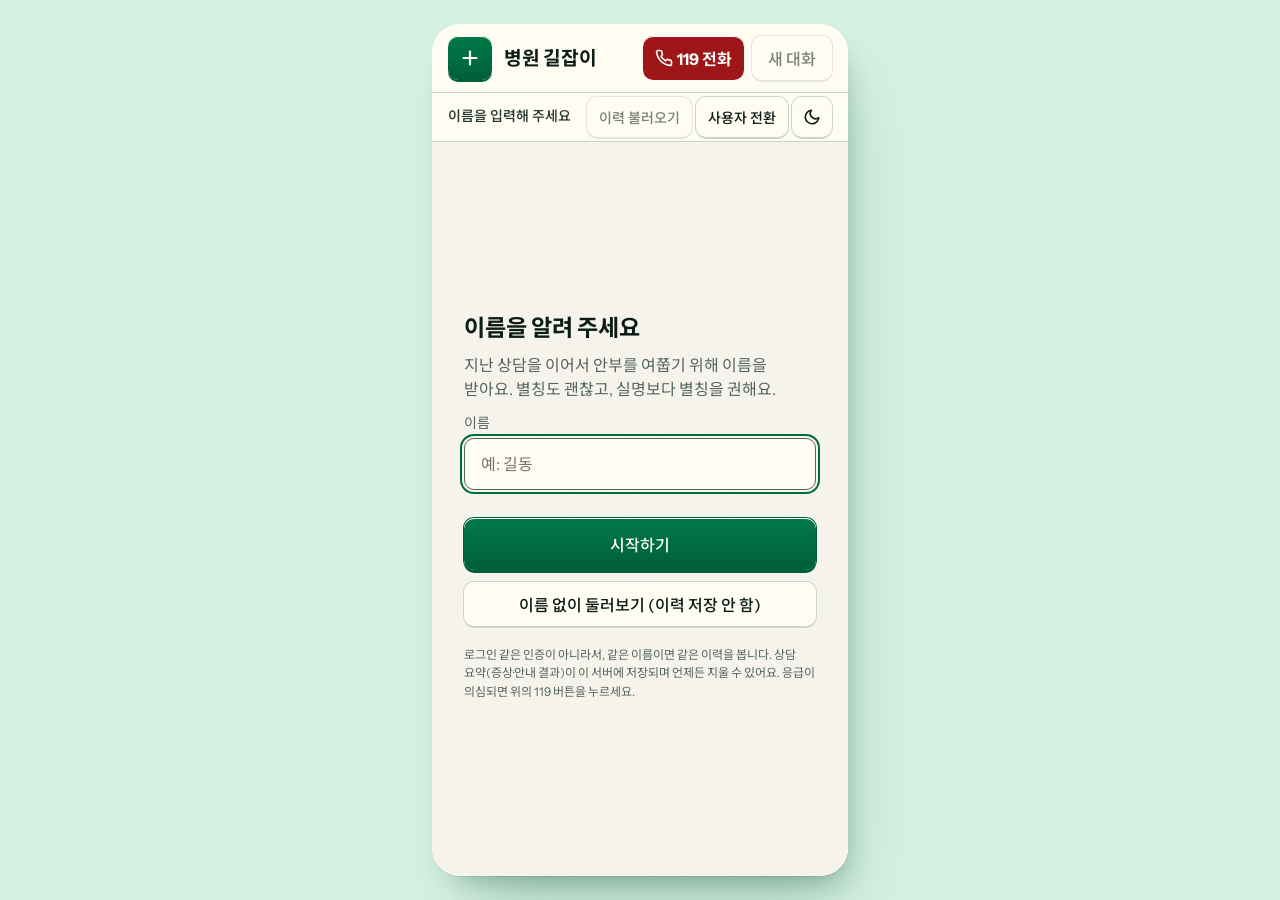
<file: web/index.html>
<!doctype html>
<html lang="ko">
<head>
  <meta charset="utf-8">
  <meta name="viewport" content="width=device-width, initial-scale=1, viewport-fit=cover">
  <title>병원 길잡이 Agent</title>
  <meta name="description" content="증상을 말하면 응급실에 가야 할지, 외래라면 어느 진료과로 갈지 근거와 함께 안내하는 학습용 참고 서비스입니다.">
  <link rel="preconnect" href="https://fonts.googleapis.com">
  <link rel="preconnect" href="https://fonts.gstatic.com" crossorigin>
  <link href="https://fonts.googleapis.com/css2?family=Schibsted+Grotesk:wght@700&family=Instrument+Sans:wght@400;500&family=DM+Mono:wght@400;500&family=Noto+Sans+KR:wght@400;500;700&display=swap" rel="stylesheet">
  <link rel="stylesheet" href="app.css">
  <script>
    // 저장된 화면 모드가 있으면 첫 그림 전에 적용한다 (없으면 시스템 설정을 따른다)
    try { const t = localStorage.getItem("theme"); if (t === "light" || t === "dark") document.documentElement.dataset.theme = t; } catch (_) {}
  </script>
</head>
<body>
  <div class="app">
    <header class="topbar">
      <div class="brand">
        <div class="mark" aria-hidden="true">
          <svg width="22" height="22" viewBox="0 0 24 24" fill="none" stroke="currentColor" stroke-width="2.4" stroke-linecap="round" stroke-linejoin="round"><path d="M12 5v14M5 12h14"/></svg>
        </div>
        <div>
          <h1>병원 길잡이</h1>
          <p>응급실? 외래? 증상을 말씀해 보세요</p>
        </div>
      </div>
      <div class="topbar-actions">
        <a class="btn btn--call btn--sos" id="call119" href="tel:119" aria-label="119에 전화하기">
          <svg width="18" height="18" viewBox="0 0 24 24" fill="none" stroke="currentColor" stroke-width="2.2" stroke-linecap="round" stroke-linejoin="round" aria-hidden="true"><path d="M22 16.9v3a2 2 0 0 1-2.2 2 19.8 19.8 0 0 1-8.6-3.1 19.5 19.5 0 0 1-6-6A19.8 19.8 0 0 1 2.1 4.2 2 2 0 0 1 4.1 2h3a2 2 0 0 1 2 1.7c.1.9.4 1.8.7 2.7a2 2 0 0 1-.5 2.1L8.1 9.8a16 16 0 0 0 6 6l1.3-1.3a2 2 0 0 1 2.1-.4c.9.3 1.8.6 2.7.7a2 2 0 0 1 1.7 2.1z"/></svg>
          <span>119 전화</span>
        </a>
        <button class="btn" id="reset" type="button">새 대화</button>
      </div>
    </header>

    <nav class="userbar" aria-label="사용자 메뉴">
      <span class="who" id="who"></span>
      <div class="userbar-actions">
        <button class="btn btn--sm" id="openHistory" type="button">이력 불러오기</button>
        <button class="btn btn--sm" id="switchUser" type="button">사용자 전환</button>
        <button class="btn btn--sm btn--icon" id="themeBtn" type="button" aria-label="밝은 화면과 어두운 화면 전환" title="밝게/어둡게">
          <svg width="18" height="18" viewBox="0 0 24 24" fill="none" stroke="currentColor" stroke-width="2.2" stroke-linecap="round" stroke-linejoin="round" aria-hidden="true"><path d="M21 12.8A9 9 0 1 1 11.2 3a7 7 0 0 0 9.8 9.8z"/></svg>
        </button>
      </div>
    </nav>

    <p class="notice">개인 학습용 프로젝트입니다. 안내는 <b>단순 참고용</b>이며 의사의 진단을 대신하지 않습니다. 응급이 의심되면 즉시 <b>119</b>에 연락하세요.</p>

    <main class="chat" id="chat" aria-live="polite"></main>

    <form class="composer" id="form" autocomplete="off">
      <div class="tray">
        <textarea id="input" rows="1" placeholder="증상을 입력하세요" aria-label="증상 입력"></textarea>
        <button class="btn btn--primary" id="send" type="submit">전송</button>
      </div>
      <p class="fine"><span class="hint">Enter로 전송하고 Shift+Enter로 줄을 바꿉니다. </span>이 서비스는 의료 서비스가 아니며 정확성을 보장하지 않습니다.</p>
    </form>

    <!-- 과거 상담 이력 -->
    <section class="sheet" id="sheet" role="dialog" aria-modal="true" aria-labelledby="sheetTitle" hidden>
      <div class="sheet-head">
        <h2 id="sheetTitle">과거 상담 이력</h2>
        <button class="btn btn--sm" id="closeSheet" type="button">닫기</button>
      </div>
      <div class="sheet-body" id="sheetBody"></div>
      <div class="sheet-foot">
        <p class="sheet-note">증상 요약, 안내 결과, 진료 메모와 상담 중 사용자가 쓴 문장이 이 서버에 저장돼요(개인정보는 가려서 저장). AI 답변 원문은 저장하지 않아요.</p>
        <button class="btn btn--sm" id="clearHistory" type="button">모두 지우기</button>
      </div>
    </section>

    <!-- 저장된 상담 한 건(진료 카드) 팝업 -->
    <section class="modal" id="detail" role="dialog" aria-modal="true" aria-labelledby="detailTitle" hidden>
      <div class="modal-card">
        <div class="modal-head">
          <h2 id="detailTitle">상담 기록</h2>
          <button class="btn btn--sm" id="closeDetail" type="button">닫기</button>
        </div>
        <div id="detailBody" class="sheet-body"></div>
      </div>
    </section>

    <!-- 사용자 이름 입력 (인증 아님) -->
    <section class="login" id="login" role="dialog" aria-modal="true" aria-labelledby="loginTitle" hidden>
      <div class="login-card">
        <h2 id="loginTitle">이름을 알려 주세요</h2>
        <p class="lead">지난 상담을 이어서 안부를 여쭙기 위해 이름을 받아요. 별칭도 괜찮고, 실명보다 별칭을 권해요.</p>
        <form id="loginForm" class="field" autocomplete="off">
          <label for="nameInput">이름</label>
          <input id="nameInput" type="text" maxlength="20" placeholder="예: 길동" required>
          <p class="login-error" id="loginError" role="alert"></p>
          <button class="btn btn--primary" type="submit">시작하기</button>
        </form>
        <button class="btn" id="guest" type="button">이름 없이 둘러보기 (이력 저장 안 함)</button>
        <button class="btn" id="cancelLogin" type="button" hidden>취소하고 지금 대화로 돌아가기</button>
        <p class="fine">로그인 같은 인증이 아니라서, 같은 이름이면 같은 이력을 봅니다. 상담 요약(증상·안내 결과)이 이 서버에 저장되며 언제든 지울 수 있어요. 응급이 의심되면 위의 119 버튼을 누르세요.</p>
      </div>
    </section>
  </div>

  <script>
    const chat = document.getElementById("chat");
    const form = document.getElementById("form");
    const input = document.getElementById("input");
    const sendBtn = document.getElementById("send");
    const EXAMPLES = [
      "어제부터 설사랑 극심한 두통이 있어요",
      "가슴이 답답하고 숨이 차요",
      "아이가 밤에 열이 나요",
      "배가 아픈데 어느 과로 가야 하나요?",
      "근처 응급실 정보 좀 알려줘",
    ];

    // session_id: keeps the conversation (multi-turn). sessionStorage may be unavailable, so fall back to memory.
    let sessionId = null;
    function newSession() {
      sessionId = (crypto.randomUUID && crypto.randomUUID()) || String(Date.now()) + Math.random().toString(16).slice(2);
      try { sessionStorage.setItem("sid", sessionId); } catch (_) {}
    }
    try { sessionId = sessionStorage.getItem("sid"); } catch (_) {}
    if (!sessionId) newSession();

    function el(tag, cls, text) {
      const e = document.createElement(tag);
      if (cls) e.className = cls;
      if (text !== undefined) e.textContent = text;
      return e;
    }

    function alertIcon() {
      const ns = "http://www.w3.org/2000/svg";
      const svg = document.createElementNS(ns, "svg");
      svg.setAttribute("width", "20"); svg.setAttribute("height", "20"); svg.setAttribute("viewBox", "0 0 24 24");
      svg.setAttribute("fill", "none"); svg.setAttribute("stroke", "currentColor"); svg.setAttribute("stroke-width", "2.4");
      svg.setAttribute("stroke-linecap", "round"); svg.setAttribute("stroke-linejoin", "round"); svg.setAttribute("aria-hidden", "true");
      const p = document.createElementNS(ns, "path");
      p.setAttribute("d", "M12 4 3 20h18L12 4zM12 10v4.5M12 17.5v.01");
      svg.appendChild(p);
      return svg;
    }

    // Safe rendering: text only, with **bold** turned into <b> without allowing any HTML from the server.
    function setRichText(node, text) {
      node.textContent = "";
      text.split(/(\*\*[^*]+\*\*)/g).forEach((part) => {
        if (part.startsWith("**") && part.endsWith("**") && part.length > 4) node.appendChild(el("b", "", part.slice(2, -2)));
        else node.appendChild(document.createTextNode(part));
      });
    }

    // The lead sentence of an emergency answer: the number 119 is set large.
    function setLead(node, text) {
      node.textContent = "";
      text.split(/(119)/g).forEach((part) => {
        if (part === "119") node.appendChild(el("span", "n119", part));
        else node.appendChild(document.createTextNode(part));
      });
    }

    function scrollDown() { chat.scrollTop = chat.scrollHeight; }

    // ---- 사용자(장기 메모리): 이름만 받는다. 인증이 아니고 같은 이름이면 같은 이력을 본다.
    // 패널(로그인·이력)은 상단 막대와 사용자 막대(119, 화면 모드 버튼이 있는 곳) 아래를 덮는다
    const userbar = document.querySelector(".userbar");
    function syncTop() { document.documentElement.style.setProperty("--top", (userbar.offsetTop + userbar.offsetHeight) + "px"); }
    window.addEventListener("resize", syncTop);

    let user = null;           // 표시 이름. null 이면 이름 없이 이용 중(이력 저장 안 함)
    let entered = false;       // 이름 화면에서 이름을 입력하거나 '이름 없이 둘러보기'를 고른 뒤에 true
    let lastName = "";         // 지난번에 쓴 이름: 이름 화면 입력칸에 미리 채워 줄 뿐, 자동으로 들어가지는 않는다
    let histDirty = false;     // 이력 화면에서 삭제가 있었는지(닫을 때 첫 화면 요약을 새로 그리려고)
    let hist = { greeting: null, consultations: [] };
    try { lastName = localStorage.getItem("user") || ""; } catch (_) {}

    async function postJSON(path, body) {
      const res = await fetch(path, { method: "POST", headers: { "Content-Type": "application/json" }, body: JSON.stringify(body) });
      if (!res.ok) { let d = ""; try { d = (await res.json()).detail || ""; } catch (_) {} throw new Error(d || "서버 응답 오류 (" + res.status + ")"); }
      return res.json();
    }

    async function refreshHistory() {
      if (!user) { hist = { greeting: null, consultations: [] }; return; }
      try { hist = await postJSON("/memory/history", { name: user }); } catch (_) { hist = { greeting: null, consultations: [] }; }
    }

    function renderWho() {
      document.getElementById("who").textContent = !entered ? "이름을 입력해 주세요" : user ? user + " 님" : "이름 없이 이용 중";
      document.getElementById("openHistory").disabled = !user;
    }

    // 상담 한 건: 날짜 · 안내 결과 · 증상 · 진료과 (이력 패널과 첫 화면 요약이 같이 쓴다)
    // canDelete: 삭제 버튼은 상단 '이력 불러오기' 화면에서만 보이고, 첫 화면 요약 카드에서는 보기만 가능하다
    function histItem(c, tag, canDelete) {
      const box = el(tag === "li" ? "li" : "div", (tag === "li" ? "" : "hist ") + "hist-open");
      box.tabIndex = 0;
      box.setAttribute("role", "button");
      box.setAttribute("aria-label", c.when + " 상담 기록 열기");
      box.addEventListener("click", () => openDetail(c, canDelete));
      box.addEventListener("keydown", (e) => { if (e.key === "Enter" || e.key === " ") { e.preventDefault(); openDetail(c, canDelete); } });
      const top = el("div", "hist-top");
      top.appendChild(el("span", "tag tag--" + c.level, c.level_label));
      top.appendChild(el("span", "hist-when", c.when));
      if (canDelete) {
        const del = el("button", "btn btn--sm hist-del", "삭제");
        del.type = "button";
        del.setAttribute("aria-label", c.when + " 상담 기록 삭제");
        del.addEventListener("click", (e) => { e.stopPropagation(); deleteOne(c); });
        del.addEventListener("keydown", (e) => e.stopPropagation());
        top.appendChild(del);
      }
      box.appendChild(top);
      box.appendChild(el("p", "hist-sym", c.symptoms));
      if (c.departments && c.departments.length) box.appendChild(el("p", "hist-dept", "안내한 진료과: " + c.departments.join(", ")));
      box.appendChild(el("p", "hist-more", c.memo ? "눌러서 진료 카드 보기" : "눌러서 자세히 보기"));
      return box;
    }

    // 긴 목록을 쪽으로 나눈다: 목록 칸(listEl)에 이번 쪽 항목을 그리고, 이전/다음 버튼이 있는 막대를 돌려준다
    const PER_PAGE = 5;
    function pager(listEl, items, build) {
      let page = 0;
      const pages = Math.max(1, Math.ceil(items.length / PER_PAGE));
      const bar = el("nav", "pager");
      bar.setAttribute("aria-label", "쪽 이동");
      const prev = el("button", "btn btn--sm", "이전"); prev.type = "button";
      const next = el("button", "btn btn--sm", "다음"); next.type = "button";
      const label = el("span", "pager-label");
      bar.append(prev, label, next);
      bar.hidden = items.length <= PER_PAGE;
      function render() {
        listEl.textContent = "";
        items.slice(page * PER_PAGE, (page + 1) * PER_PAGE).forEach((c) => listEl.appendChild(build(c)));
        prev.disabled = page === 0;
        next.disabled = page >= pages - 1;
        label.textContent = (page + 1) + " / " + pages + " 쪽 · 총 " + items.length + "건";
      }
      prev.addEventListener("click", () => { page -= 1; render(); });
      next.addEventListener("click", () => { page += 1; render(); });
      render();
      return bar;
    }

    // ---- 상담 한 건 팝업: 저장된 진료 카드(진료 메모)를 다시 보여 준다
    const detail = document.getElementById("detail");
    let detailOpener = null;
    function openDetail(c, canDelete) {
      detailOpener = document.activeElement;
      const body = document.getElementById("detailBody");
      body.textContent = "";
      const top = el("div", "hist-top");
      top.appendChild(el("span", "tag tag--" + c.level, c.level_label));
      top.appendChild(el("span", "hist-when", c.when));
      body.appendChild(top);
      body.appendChild(el("p", "hist-sym", c.symptoms));
      if (c.departments && c.departments.length) body.appendChild(el("p", "hist-dept", "안내한 진료과: " + c.departments.join(", ")));
      if (c.memo) {
        body.appendChild(buildMemoCard(c.memo));
      } else if (c.level === "in_progress") {
        body.appendChild(el("p", "hist-dept", "안내를 받기 전에 끝난 상담이에요. 새 대화를 열면 이어서 도와드려요. 그때까지 말씀하신 내용:"));
        const ul = el("ul", "modal-said");
        (c.statements || []).forEach((s) => ul.appendChild(el("li", "", s)));
        body.appendChild(ul);
      } else {
        body.appendChild(el("p", "hist-dept", "이 상담에는 저장된 진료 카드가 없어요."));
      }
      if (canDelete) {  // 이력 화면에서 연 팝업에서만 삭제할 수 있다
        const act = el("div", "modal-actions");
        const dbtn = el("button", "btn btn--sm hist-del", "이 기록 삭제");
        dbtn.type = "button";
        dbtn.addEventListener("click", () => deleteOne(c));
        act.appendChild(dbtn);
        body.appendChild(act);
      }
      detail.hidden = false;
      document.getElementById("closeDetail").focus();
    }
    function closeDetail() {
      detail.hidden = true;
      if (detailOpener && detailOpener.isConnected) detailOpener.focus();
    }
    // 상담 한 건 삭제(이력 화면에서만): 확인 뒤 지우고 이력 목록을 다시 그린다. 첫 화면 요약은 이력 화면을 닫을 때 갱신한다
    async function deleteOne(c) {
      if (!user || !confirm(c.when + " 상담 기록을 지울까요? 되돌릴 수 없어요.")) return;
      try { await postJSON("/memory/delete", { name: user, id: c.id }); } catch (_) {}
      histDirty = true;
      detail.hidden = true;
      await openSheet();
    }
    document.getElementById("closeDetail").addEventListener("click", closeDetail);
    detail.addEventListener("click", (e) => { if (e.target === detail) closeDetail(); });

    // 새 대화 첫 화면: 안부 인사 + 최근 상담 요약 + 예시 질문. 인사와 요약은 대화 위에 남는다.
    const RECAP_MAX = 2;
    async function showEmpty() {
      chat.textContent = "";
      await refreshHistory();
      if (hist.greeting) {
        const row = el("div", "row row--bot");
        row.appendChild(el("div", "bubble", hist.greeting));
        chat.appendChild(row);
      }
      if (hist.consultations.length) {  // 최근 2건만 보여 준다. 더 보거나 지우는 건 상단 '이력 불러오기' 메뉴에서
        const card = el("section", "recap");
        const head = el("div", "recap-head");
        head.appendChild(el("h3", "", "지난 상담 요약"));
        card.appendChild(head);
        const ul = el("ul", "recap-list");
        hist.consultations.slice(0, RECAP_MAX).forEach((c) => ul.appendChild(histItem(c, "li", false)));
        card.appendChild(ul);
        chat.appendChild(card);
      }
      const box = el("div", "empty");
      box.appendChild(el("h2", "", "어디가 불편하신가요?"));
      box.appendChild(el("p", "lead", "증상을 말씀하시면 응급실에 가야 할지, 외래라면 어느 과가 좋을지 근거와 함께 안내해 드려요."));
      const chips = el("div", "chips");
      EXAMPLES.forEach((t) => {
        const c = el("button", "btn chip", t);
        c.type = "button";
        c.addEventListener("click", () => send(t));
        chips.appendChild(c);
      });
      box.appendChild(chips);
      chat.appendChild(box);
    }

    // ---- 과거 이력 패널
    const sheet = document.getElementById("sheet");
    async function openSheet() {
      if (!user) return;
      await refreshHistory();
      const body = document.getElementById("sheetBody");
      body.textContent = "";
      if (!hist.consultations.length) body.appendChild(el("p", "empty-hist", "아직 저장된 상담 이력이 없어요."));
      if (hist.consultations.length) {
        const list = el("div", "hist-list");
        body.appendChild(list);
        body.appendChild(pager(list, hist.consultations, (c) => histItem(c, "div", true)));
      }
      document.getElementById("clearHistory").disabled = !hist.consultations.length;
      sheet.hidden = false;
      document.getElementById("closeSheet").focus();
    }
    function closeSheet() {
      sheet.hidden = true;
      // 삭제가 있었고 아직 첫 화면(대화 전)이면 요약 카드를 새로 그린다. 대화 중이면 대화를 지우지 않도록 건드리지 않는다
      if (histDirty) { histDirty = false; if (chat.querySelector(".empty")) showEmpty(); }
    }
    document.getElementById("openHistory").addEventListener("click", openSheet);
    document.getElementById("closeSheet").addEventListener("click", closeSheet);
    document.getElementById("clearHistory").addEventListener("click", async () => {
      if (!user || !confirm("저장된 상담 이력을 모두 지울까요? 되돌릴 수 없어요.")) return;
      try { await postJSON("/memory/clear", { name: user }); } catch (_) {}
      histDirty = true;
      await openSheet();
    });

    // ---- 이름 입력(로그인 화면): 시작하기 / 이름 없이 둘러보기 / 사용자 전환
    const loginEl = document.getElementById("login");
    const nameInput = document.getElementById("nameInput");
    const loginError = document.getElementById("loginError");
    const cancelLoginBtn = document.getElementById("cancelLogin");
    function openLogin() {
      // 지난번에 쓴 이름이 있으면 미리 채워 둔다(고쳐 쓰거나 그대로 '시작하기'). 이름 화면은 앱을 열 때마다 먼저 나온다
      // 이미 들어와 있는 상태에서 연 '사용자 전환'이면 취소하고 지금 대화로 돌아갈 수 있다(대화는 새 이름을 정할 때까지 그대로 둔다).
      // 앱을 처음 열었을 때는 이름부터 받아야 하므로 취소 버튼이 없다.
      cancelLoginBtn.hidden = !entered;
      loginError.textContent = ""; nameInput.value = user || lastName; sheet.hidden = true; detail.hidden = true; loginEl.hidden = false;
      syncReset(); nameInput.focus(); nameInput.select();
    }
    function cancelLogin() {
      if (!entered || loginEl.hidden) return;
      loginEl.hidden = true; syncReset(); input.focus();
    }
    async function enter(name) {
      user = name; entered = true;
      if (name) { lastName = name; try { localStorage.setItem("user", name); } catch (_) {} }  // 다음 방문 때 입력칸에 미리 채우려고만 기억한다
      loginEl.hidden = true; syncReset(); renderWho(); newSession(); await showEmpty(); input.focus();
    }
    document.getElementById("loginForm").addEventListener("submit", async (e) => {
      e.preventDefault();
      const name = nameInput.value.trim().replace(/\s+/g, " ");
      if (!name || name.length > 20) { loginError.textContent = "이름은 1~20자로 입력해 주세요."; return; }
      if (entered && name === user) { cancelLogin(); return; }  // 같은 이름이면 전환이 아니므로 대화를 지우지 않고 돌아간다
      try { await postJSON("/memory/history", { name }); } catch (err) { loginError.textContent = err.message; return; }
      enter(name);
    });
    document.getElementById("guest").addEventListener("click", () => { if (entered && user === null) cancelLogin(); else enter(null); });
    cancelLoginBtn.addEventListener("click", cancelLogin);
    document.addEventListener("keydown", (e) => { if (e.key === "Escape") cancelLogin(); });
    document.getElementById("switchUser").addEventListener("click", () => { if (!busy) openLogin(); });

    // ---- 밝게/어둡게: 저장된 선택이 없으면 시스템 설정을 따르고, 버튼으로 바꾸면 기억한다
    function effectiveTheme() {
      return document.documentElement.dataset.theme || (matchMedia("(prefers-color-scheme: dark)").matches ? "dark" : "light");
    }
    // 아이콘: 지금이 밝은 화면이면 달(어둡게), 어두운 화면이면 해(밝게)
    const MOON = "M21 12.8A9 9 0 1 1 11.2 3a7 7 0 0 0 9.8 9.8z";
    const SUN = "M12 7a5 5 0 1 0 0 10 5 5 0 0 0 0-10zM12 1v2M12 21v2M4.2 4.2l1.4 1.4M18.4 18.4l1.4 1.4M1 12h2M21 12h2M4.2 19.8l1.4-1.4M18.4 5.6l1.4-1.4";
    function renderThemeIcon() {
      const dark = effectiveTheme() === "dark";
      document.querySelector("#themeBtn path").setAttribute("d", dark ? SUN : MOON);
      document.getElementById("themeBtn").title = dark ? "밝은 화면으로" : "어두운 화면으로";
    }
    document.getElementById("themeBtn").addEventListener("click", () => {
      const next = effectiveTheme() === "dark" ? "light" : "dark";
      document.documentElement.dataset.theme = next;
      try { localStorage.setItem("theme", next); } catch (_) {}
      renderThemeIcon();
    });
    matchMedia("(prefers-color-scheme: dark)").addEventListener("change", renderThemeIcon);

    function addUser(text) {
      const row = el("div", "row row--user");
      row.appendChild(el("div", "bubble", text));
      chat.appendChild(row);
      scrollDown();
    }

    function addTyping() {
      const row = el("div", "row row--bot");
      const b = el("div", "bubble");
      b.appendChild(el("span", "typing", "답변을 준비하는 중이에요"));
      row.appendChild(b);
      chat.appendChild(row);
      scrollDown();
      return row;
    }

    function addDetails(wrap, title, build) {
      const d = el("details", "details");
      d.appendChild(el("summary", "", title));
      const box = el("div", "box");
      build(box);
      d.appendChild(box);
      wrap.appendChild(d);
    }

    // ---- 링크 만들기: 전화(tel:)는 숫자·하이픈만 남기고, 외부 지도는 새 탭으로 연다
    function link(label, href, external) {
      const a = el("a", "btn btn--sm", label);
      a.href = href;
      if (external) { a.target = "_blank"; a.rel = "noopener noreferrer"; }
      return a;
    }

    // ---- 진료 메모: 답변에서 '**진료 메모'로 시작하는 문단을 떼어 내 카드로 따로 보여 준다
    function splitMemo(text) {
      const paras = text.split("\n\n");
      const i = paras.findIndex((p) => p.startsWith("**진료 메모"));
      if (i === -1) return { body: text, memo: null };
      const memo = paras.splice(i, 1)[0];
      return { body: paras.join("\n\n"), memo };
    }

    // 클립보드에 복사한다 (권한이 없으면 임시 textarea 로 대체)
    async function copyText(text, btn) {
      try {
        await navigator.clipboard.writeText(text);
      } catch (_) {
        const ta = document.createElement("textarea");
        ta.value = text; ta.style.position = "fixed"; ta.style.opacity = "0";
        document.body.appendChild(ta); ta.select();
        try { document.execCommand("copy"); } catch (e) {}
        ta.remove();
      }
      const old = btn.textContent;
      btn.textContent = "복사됨";
      setTimeout(() => { btn.textContent = old; }, 1500);
    }

    function buildMemoCard(memoText) {
      const lines = memoText.split("\n");
      const title = lines[0].replace(/^\*\*|\*\*$/g, "");            // 진료 메모 (병원에서 의사에게 보여 주세요)
      const cut = title.indexOf(" (");
      const card = el("section", "memo");
      const head = el("div", "memo-head");
      head.appendChild(el("h3", "memo-title", cut === -1 ? title : title.slice(0, cut)));
      const copy = el("button", "btn btn--sm", "복사");
      copy.type = "button";
      const plain = lines.map((l) => l.replace(/^\*\*|\*\*$/g, "").replace(/^- /, "")).join("\n");
      copy.addEventListener("click", () => copyText(plain, copy));
      head.appendChild(copy);
      card.appendChild(head);
      if (cut !== -1) card.appendChild(el("p", "memo-hint", title.slice(cut + 2, -1)));
      const dl = el("dl", "memo-list");
      lines.slice(1).forEach((l) => {
        const m = l.match(/^- ([^:]+): (.+)$/);
        if (m) { dl.appendChild(el("dt", "", m[1])); dl.appendChild(el("dd", "", m[2])); }
        else if (l.startsWith("- ")) card.appendChild(el("p", "memo-note", l.slice(2)));
      });
      card.insertBefore(dl, card.querySelector(".memo-note"));
      return card;
    }

    // ---- 응급의료기관 목록: '- 이름 (구분) / 주소 / 전화 번호' 줄을 전화·지도 버튼이 있는 목록으로 바꾼다
    const ROOM_LINE = /^- (.+?) \/ (.+?) \/ 전화 (.*)$/;

    function parseRoom(line) {
      const m = line.match(ROOM_LINE);
      if (!m) return null;
      const k = m[1].match(/^(.*) \(([^()]*)\)$/);
      return { name: k ? k[1] : m[1], kind: k ? k[2] : "", address: m[2], tel: m[3].trim() };
    }

    function buildRooms(lines) {
      const list = el("div", "rooms");
      lines.forEach((line) => {
        const r = parseRoom(line);
        const row = el("div", "room");
        const top = el("div", "room-top");
        top.appendChild(el("strong", "room-name", r.name));
        if (r.kind) top.appendChild(el("span", "room-kind", r.kind));
        row.append(top, el("p", "room-addr", r.address));
        const acts = el("div", "room-actions");
        const digits = r.tel.replace(/[^0-9+\-]/g, "");
        if (digits.replace(/\D/g, "").length >= 4) acts.appendChild(link("전화 " + r.tel, "tel:" + digits));
        // 지도 검색어는 병원 이름이 아니라 주소: 쉼표 뒤의 건물명과 괄호 속 동 이름을 빼서 도로명 주소만 남긴다
        const q = r.address.split(",")[0].replace(/\s*\(.*$/, "").trim() || r.address;
        acts.appendChild(link("카카오맵", "https://map.kakao.com/link/search/" + encodeURIComponent(q), true));
        acts.appendChild(link("네이버지도", "https://map.naver.com/p/search/" + encodeURIComponent(q), true));
        row.appendChild(acts);
        list.appendChild(row);
      });
      return list;
    }

    // 문단마다 보여 준다: 응급의료기관 줄만 모인 문단은 목록으로, 나머지는 글로
    function renderBody(container, text) {
      container.textContent = "";
      text.split("\n\n").forEach((p) => {
        const lines = p.split("\n").filter(Boolean);
        if (lines.length && lines.every((l) => ROOM_LINE.test(l))) {
          container.appendChild(buildRooms(lines));
        } else {
          const d = el("div", "part");
          setRichText(d, p);
          container.appendChild(d);
        }
      });
    }

    function addBot(data, isError) {
      const row = el("div", "row row--bot");
      const wrap = el("div", "stack");
      const bubble = el("div", "bubble");
      const answer = data.answer.trim();
      const isAlert = !isError && answer.startsWith("🚨");
      const isAdvise = !isError && answer.startsWith("⚠️");   // 응급일 수 있어 응급실을 권하는 부드러운 안내
      const { body: answerBody, memo } = isError ? { body: answer, memo: null } : splitMemo(answer);

      if (isAlert) {
        // Emergency answer: ink band. The first paragraph is the lead, the rest follows beneath it.
        const body = answerBody.replace(/^🚨\s*/, "");
        const cut = body.indexOf("\n\n");
        const lead = cut === -1 ? body : body.slice(0, cut);
        const rest = cut === -1 ? "" : body.slice(cut + 2);
        bubble.classList.add("bubble--alert");
        bubble.setAttribute("role", "alert");
        const head = el("div", "alert-head");
        const badge = el("span", "alert-badge");
        badge.appendChild(alertIcon());
        const leadEl = el("p", "alert-lead");
        setLead(leadEl, lead);
        head.append(badge, leadEl);
        bubble.appendChild(head);
        if (rest) {
          const restEl = el("div", "alert-rest");
          setRichText(restEl, rest);
          bubble.appendChild(restEl);
        }
        const call = link("119에 전화하기", "tel:119");   // 응급 안내에는 바로 걸 수 있는 119 버튼을 붙인다
        call.classList.add("btn--call");
        bubble.appendChild(call);
      } else if (isAdvise) {
        // 응급실 권유: 호박색 띠. 첫 문단은 굵게, 나머지는 일반 본문(진료과 후보 등)으로 이어진다.
        const body = answerBody.replace(/^⚠️\s*/, "");
        const cut = body.indexOf("\n\n");
        const lead = cut === -1 ? body : body.slice(0, cut);
        const rest = cut === -1 ? "" : body.slice(cut + 2);
        bubble.classList.add("bubble--advise");
        bubble.appendChild(el("p", "advise-lead", lead));
        if (rest) {
          const restEl = el("div", "advise-rest");
          setRichText(restEl, rest);
          bubble.appendChild(restEl);
        }
      } else if (answerBody.split("\n").some((l) => ROOM_LINE.test(l))) {
        renderBody(bubble, answerBody);          // 응급의료기관 목록이 있는 답변
      } else {
        setRichText(bubble, answerBody);
        if (isError) bubble.classList.add("bubble--error");
      }
      wrap.appendChild(bubble);
      if (memo) wrap.appendChild(buildMemoCard(memo));

      if (data.contexts && data.contexts.length) {
        addDetails(wrap, `근거 문서 ${data.contexts.length}건`, (box) => {
          data.contexts.forEach((c) => {
            const it = el("div", "item");
            it.appendChild(el("code", "", c.doc_id));
            it.appendChild(document.createTextNode("\n" + c.text));
            box.appendChild(it);
          });
        });
      }
      if (data.trace && data.trace.length) {
        addDetails(wrap, `처리 과정 ${data.trace.length}단계`, (box) => {
          data.trace.forEach((s) => {
            const it = el("div", "item");
            it.appendChild(el("code", "", s.step));
            it.appendChild(document.createTextNode(`\n입력: ${s.input}\n출력: ${s.output}`));
            box.appendChild(it);
          });
        });
      }
      row.appendChild(wrap);
      chat.appendChild(row);
      scrollDown();
    }

    let busy = false;
    async function send(text) {
      text = (text || "").trim();
      if (!text || busy) return;
      const intro = chat.querySelector(".empty");
      if (intro) intro.remove();
      busy = true; syncReset(); sendBtn.disabled = true; sendBtn.setAttribute("aria-busy", "true");
      addUser(text);
      input.value = ""; autosize();
      const typing = addTyping();
      try {
        const res = await fetch("/query", {
          method: "POST",
          headers: { "Content-Type": "application/json" },
          body: JSON.stringify({ question: text, session_id: sessionId, user_name: user }),
        });
        if (!res.ok) throw new Error("서버 응답 오류 (" + res.status + ")");
        const data = await res.json();
        typing.remove();
        addBot(data, false);
        if (user && data.trace && data.trace.some((t) => t.step === "save_memory")) refreshHistory();   // 상담이 저장됐으면 이력 갱신
      } catch (err) {
        typing.remove();
        addBot({ answer: "답변을 받지 못했어요. 잠시 후 다시 시도해 주세요.\n(" + err.message + ")", contexts: [], trace: [] }, true);
      } finally {
        busy = false; syncReset(); sendBtn.disabled = false; sendBtn.removeAttribute("aria-busy"); input.focus();
      }
    }

    function autosize() {
      input.style.height = "auto";
      input.style.height = Math.min(input.scrollHeight, 144) + "px";
    }

    form.addEventListener("submit", (e) => { e.preventDefault(); send(input.value); });
    input.addEventListener("input", autosize);
    // Enter sends; Shift+Enter = newline; ignore Enter while a Korean IME is still composing a syllable.
    input.addEventListener("keydown", (e) => {
      if (e.key === "Enter" && !e.shiftKey && !e.isComposing && e.keyCode !== 229) {
        e.preventDefault();
        send(input.value);
      }
    });
    // 새 대화: 이력 화면·진료 카드 팝업이 열려 있어도 닫고 새 대화로 넘어간다(뒤쪽 채팅만 바뀌고 화면은 그대로라 '무반응'으로 보이던 문제).
    // 이름 입력 화면이 떠 있거나 답변을 기다리는 동안에는 누를 수 없게 비활성화해 눌러도 반응 없는 버튼이 되지 않게 한다
    const resetBtn = document.getElementById("reset");
    function syncReset() { resetBtn.disabled = busy || !loginEl.hidden; }
    resetBtn.addEventListener("click", () => {
      if (resetBtn.disabled) return;
      detail.hidden = true; sheet.hidden = true; histDirty = false;  // 어차피 첫 화면을 새로 그리므로 삭제 반영용 갱신은 필요 없다
      newSession(); showEmpty(); input.focus();
    });
    document.addEventListener("keydown", (e) => { if (e.key !== "Escape") return; if (!detail.hidden) closeDetail(); else if (!sheet.hidden) closeSheet(); });

    // 시작: 앱을 열 때마다 이름 입력 화면부터 보여 준다(저장된 이름이 있어도 건너뛰지 않는다)
    renderWho(); syncTop(); renderThemeIcon();
    openLogin();
  </script>
</body>
</html>
</file>
<file: web/app.css>
/* Hallmark · shape: app screen · genre: modern-minimal · theme: Dose (deal 1/3, seed calm-trustworthy-healthcare-symptom-1180·b27b873c·2026-11-11·r0) · redesign: full
 * nav: top bar · signature: the emergency ink band, with 119 set large in mint · states: default, hover, focus-visible, active, disabled, loading (aria-busy), empty, error · dose: white, night by prefers-color-scheme
 * axes: light/grotesk-sans/chromatic-green · posture: committed · contrast: pass · v2.0.0 */
/* Hallmark · pre-emit critique: P4 H4 E4 S3 R5 V3 · weakest: S, a chat column in a calm green can read as any health app; the emergency answer became an ink band with 119 at display size so the one screen that matters cannot be mistaken for a normal reply */
@import url("./tokens.css");
@import url("./base.css");

/* Page tokens: Korean-capable faces behind the theme's, the night ground, and the surfaces the chat needs. */
:root {
  color-scheme: light dark;
  --top: 0px;
  --font-display: "Schibsted Grotesk", "Noto Sans KR", "Apple SD Gothic Neo", "Malgun Gothic", ui-sans-serif, sans-serif;
  --font-body: "Instrument Sans", "Noto Sans KR", "Apple SD Gothic Neo", "Malgun Gothic", ui-sans-serif, sans-serif;
  --tracking-display: -0.01em;
  --surface: var(--light);
  --ground: var(--color-paper-3);
  --radius-phone: 28px;
  --band-bg: var(--color-ink);
  --band-fg: var(--color-paper);
  --band-mark: var(--color-accent-soft);
  --alert-badge: oklch(45% 0.17 27);
  --advise-edge: oklch(72% 0.15 75);
  --tray-shade: color-mix(in oklab, var(--color-ink) 14%, transparent);
  --grain: url("data:image/svg+xml;utf8,<svg xmlns='http://www.w3.org/2000/svg' width='160' height='160'><filter id='n'><feTurbulence type='fractalNoise' baseFrequency='0.85' numOctaves='2' stitchTiles='stitch'/><feColorMatrix values='0 0 0 0 0.35  0 0 0 0 0.4  0 0 0 0 0.35  0 0 0 0.09 0'/></filter><rect width='100%' height='100%' filter='url(%23n)'/></svg>");
}

/* Dark tokens: follow the system unless the viewer picked a mode with the toggle (html[data-theme]). */
@media (prefers-color-scheme: dark) {
  :root:not([data-theme="light"]) {
    --color-paper: oklch(13% 0.01 170); --color-paper-2: oklch(16% 0.013 170); --color-paper-3: oklch(21% 0.018 170);
    --color-ink: oklch(96% 0.01 160); --color-ink-2: oklch(86% 0.012 160); --color-muted: oklch(72% 0.02 165);
    --color-rule: oklch(30% 0.02 165);
    --color-accent: oklch(74% 0.13 160); --color-accent-deep: oklch(64% 0.12 160); --color-accent-soft: oklch(34% 0.07 160); --color-accent-ink: oklch(15% 0.02 170);
    --color-focus: oklch(80% 0.13 160);
    --color-error: oklch(66% 0.17 27);
    --light: oklch(19% 0.014 170); --glint: oklch(100% 0 0 / 0.14);
    --shadow-card: 0 1px 2px oklch(0% 0 0 / 0.4);
    --band-bg: oklch(24% 0.03 170);
    --band-fg: oklch(96% 0.01 160);
    --band-mark: oklch(88% 0.08 160);
    --alert-badge: oklch(66% 0.17 27);
  }
}
:root[data-theme="dark"] {
  --color-paper: oklch(13% 0.01 170); --color-paper-2: oklch(16% 0.013 170); --color-paper-3: oklch(21% 0.018 170);
  --color-ink: oklch(96% 0.01 160); --color-ink-2: oklch(86% 0.012 160); --color-muted: oklch(72% 0.02 165);
  --color-rule: oklch(30% 0.02 165);
  --color-accent: oklch(74% 0.13 160); --color-accent-deep: oklch(64% 0.12 160); --color-accent-soft: oklch(34% 0.07 160); --color-accent-ink: oklch(15% 0.02 170);
  --color-focus: oklch(80% 0.13 160);
  --color-error: oklch(66% 0.17 27);
  --light: oklch(19% 0.014 170); --glint: oklch(100% 0 0 / 0.14);
  --shadow-card: 0 1px 2px oklch(0% 0 0 / 0.4);
  --band-bg: oklch(24% 0.03 170);
  --band-fg: oklch(96% 0.01 160);
  --band-mark: oklch(88% 0.08 160);
  --alert-badge: oklch(66% 0.17 27);
}
:root[data-theme="light"] { color-scheme: light; }
:root[data-theme="dark"] { color-scheme: dark; }

html { background: var(--ground); }
body { background: var(--ground); }
/* Korean breaks between words, not inside them. */
.bubble, .alert-lead, .lead, .notice, .brand p, .item, .fine, .chip, .empty h2, .memo, .room { word-break: keep-all; }

/* Shell: one centred column, top bar, notice, scrolling chat, composer. */
/* Phone-sized column: full screen on a phone, one rounded card centred on a larger screen. */
body { min-height: 100dvh; display: grid; grid-template-columns: minmax(0, 1fr); place-items: center; }
.app {
  width: 100%; max-width: 26rem; height: 100dvh; overflow: hidden; container-type: inline-size;
  position: relative; display: grid; grid-template-columns: minmax(0, 1fr); grid-template-rows: auto auto auto minmax(0, 1fr) auto;
  background-color: var(--color-paper); background-image: var(--grain);
}
@media (min-width: 40rem) {
  body { padding: var(--space-lg); }
  .app {
    height: min(calc(100dvh - 2 * var(--space-lg)), 54rem);
    border-radius: var(--radius-phone); box-shadow: var(--shadow-lift);
  }
}

.topbar {
  position: relative; z-index: 3;
  display: flex; align-items: center; justify-content: space-between; gap: var(--space-sm);
  padding: var(--space-sm) var(--space-md); padding-top: max(var(--space-sm), env(safe-area-inset-top));
  background: var(--surface); border-bottom: var(--rule-hair) solid var(--color-rule);
}
.brand { display: flex; align-items: center; gap: var(--space-sm); min-width: 0; }
.mark {
  flex: none; width: 44px; height: 44px; display: grid; place-items: center;
  border-radius: var(--radius-input); color: var(--color-accent-ink);
  background: linear-gradient(var(--color-accent), var(--color-accent-deep));
  box-shadow: inset 0 1px 0 var(--glint), 0 2px 0 var(--color-accent-deep);
}
.brand h1 { font-size: var(--text-lg); max-width: none; }
.brand p { font-size: var(--text-sm); color: var(--color-muted); line-height: 1.3; }

/* Controls: moulded plastic, 44px hit target, sinks on press. */
.btn {
  display: inline-flex; align-items: center; justify-content: center; text-decoration: none;
  min-height: 44px; padding: 0 var(--space-md); border: 0; border-radius: var(--radius-input);
  font: 500 var(--text-md) var(--font-body); cursor: pointer; color: var(--color-ink);
  background: var(--surface);
  box-shadow: inset 0 1px 0 var(--glint), 0 0 0 var(--rule-hair) var(--color-rule), 0 2px 0 var(--color-rule);
  transition: transform var(--dur-micro) var(--ease-out), background-color var(--dur-micro) var(--ease-out);
}
.btn:hover { background: var(--color-paper-2); }
.btn:active { transform: translateY(2px); box-shadow: inset 0 1px 0 var(--glint), 0 0 0 var(--rule-hair) var(--color-rule); }
.btn:disabled { opacity: 0.55; cursor: not-allowed; transform: none; }
.btn--primary {
  min-height: 52px; padding-inline: var(--space-lg); color: var(--color-accent-ink);
  background: linear-gradient(var(--color-accent), var(--color-accent-deep));
  box-shadow: inset 0 1px 0 var(--glint), 0 0 0 var(--rule-hair) var(--color-accent-deep), 0 3px 0 var(--color-accent-deep);
}
.btn--primary:hover { background: linear-gradient(var(--color-accent), var(--color-accent-deep)); filter: brightness(1.06); }
.btn--primary:active { transform: translateY(3px); box-shadow: inset 0 1px 0 var(--glint), 0 0 0 var(--rule-hair) var(--color-accent-deep); }
.btn--primary[aria-busy="true"] { cursor: progress; opacity: 0.7; }

.notice {
  margin: 0; padding: var(--space-xs) var(--space-md); font-size: var(--text-sm); line-height: 1.45;
  background: var(--color-paper-3); color: var(--color-ink-2); border-bottom: var(--rule-hair) solid var(--color-rule);
  max-width: none;
}
.notice b { font-weight: 700; color: var(--color-ink); }

/* Chat region */
.chat { overflow-y: auto; padding: var(--space-md); scroll-behavior: smooth; overscroll-behavior: contain; }

.empty { padding: var(--space-lg) var(--space-2xs) var(--space-xs); }
.empty h2 { font-size: var(--text-xl); max-width: 22ch; margin-bottom: var(--space-xs); }
.empty .lead { color: var(--color-muted); font-size: var(--text-md); }
.chips { display: grid; grid-template-columns: repeat(auto-fit, minmax(14rem, 1fr)); gap: var(--space-xs); margin-top: var(--space-lg); }
.chip { justify-content: flex-start; text-align: left; min-height: 52px; padding: var(--space-xs) var(--space-md); line-height: 1.35; }

.row { display: flex; margin: var(--space-sm) 0; animation: rise var(--dur-short) var(--ease-out) both; }
.row--user { justify-content: flex-end; }
@keyframes rise { from { opacity: 0; transform: translateY(6px); } to { opacity: 1; transform: none; } }

.stack { max-width: min(92%, 40rem); min-width: 0; }
.bubble {
  padding: var(--space-sm) var(--space-md); border-radius: var(--radius-card);
  white-space: pre-wrap; overflow-wrap: anywhere; line-height: 1.6;
}
.row--user .bubble {
  max-width: min(92%, 36rem); color: var(--color-accent-ink); border-bottom-right-radius: var(--space-2xs);
  background: linear-gradient(var(--color-accent), var(--color-accent-deep));
  box-shadow: inset 0 1px 0 var(--glint);
}
.row--bot .bubble { background: var(--surface); border: var(--rule-hair) solid var(--color-rule); border-bottom-left-radius: var(--space-2xs); }
.bubble--error { background: var(--color-paper-3); color: var(--color-ink); }

/* Signature: the emergency answer is an ink band, never mistaken for a normal reply. */
.row--bot .bubble--alert {
  padding: var(--space-md); background: var(--band-bg); color: var(--band-fg);
  border: 0; border-left: var(--space-2xs) solid var(--color-error); border-radius: var(--radius-card);
  box-shadow: var(--shadow-lift);
}
.alert-head { display: flex; align-items: flex-start; gap: var(--space-sm); }
.alert-badge {
  flex: none; width: 36px; height: 36px; display: grid; place-items: center; border-radius: var(--radius-pill);
  background: var(--alert-badge); color: var(--color-accent-ink);
}
.alert-lead { margin: 0; font: 700 var(--text-xl) / 1.25 var(--font-display); letter-spacing: var(--tracking-display); max-width: none; white-space: pre-wrap; }
.alert-lead .n119 { font-size: 1.35em; color: var(--band-mark); font-variant-numeric: tabular-nums; }
.alert-rest { margin-top: var(--space-sm); padding-left: calc(36px + var(--space-sm)); }

/* Softer band for "응급일 수 있어 응급실 방문을 권함": amber edge on the normal surface, no ink, no big 119 button. */
.row--bot .bubble--advise {
  background: color-mix(in oklab, var(--advise-edge) 12%, var(--surface));
  border: var(--rule-hair) solid color-mix(in oklab, var(--advise-edge) 45%, var(--color-rule));
  border-left: var(--space-2xs) solid var(--advise-edge);
}
.advise-lead { margin: 0; font: 700 var(--text-lg, 1.125rem) / 1.35 var(--font-display); max-width: none; }
.advise-rest { margin-top: var(--space-sm); white-space: pre-wrap; }

/* Small controls (call, map, copy) and the 119 call button on the emergency band */
.btn--sm { padding: 0 var(--space-sm); font-size: var(--text-sm); }
.btn--call {
  margin-top: var(--space-md); color: var(--color-accent-ink); background: var(--alert-badge);
  box-shadow: inset 0 1px 0 var(--glint);
}
.btn--call:hover { background: var(--alert-badge); filter: brightness(1.08); }
.btn--call:active { box-shadow: inset 0 1px 0 var(--glint); }

/* Always-visible 119 call button in the fixed top bar */
.topbar-actions { flex: none; display: flex; align-items: center; gap: var(--space-xs); }
.btn--sos { margin-top: 0; gap: var(--space-2xs); padding: 0 var(--space-sm); font-weight: 700; white-space: nowrap; }
.btn--sos svg { flex: none; }
@media (max-width: 28rem) {
  .topbar { padding-inline: var(--space-sm); }
  .topbar-actions { gap: var(--space-2xs); }
  .btn--sos + .btn { padding-inline: var(--space-sm); }
  .brand p { display: none; }
}

/* Emergency room list: rows split by hairlines inside the answer, each with call and map buttons */
.part + .part, .part + .rooms, .rooms + .part { margin-top: var(--space-sm); }
.room { padding: var(--space-sm) 0; border-top: var(--rule-hair) solid var(--color-rule); }
.room:first-child { padding-top: 0; border-top: 0; }
.room-top { display: flex; flex-wrap: wrap; align-items: baseline; gap: var(--space-2xs) var(--space-xs); }
.room-name { font-weight: 700; }
.room-kind { font-size: var(--text-xs); color: var(--color-muted); }
.room-addr { margin: var(--space-2xs) 0 var(--space-xs); font-size: var(--text-sm); color: var(--color-ink-2); }
.room-actions { display: flex; flex-wrap: wrap; gap: var(--space-xs); }

/* Visit memo: a paper label under the answer, with a tear-off rule */
.memo { margin-top: var(--space-xs); padding: var(--space-md); background: var(--surface); border: var(--rule-hair) solid var(--color-rule); border-radius: var(--radius-card); }
.memo-head { display: flex; align-items: center; justify-content: space-between; gap: var(--space-sm); padding-bottom: var(--space-xs); border-bottom: var(--rule-hair) dashed var(--color-rule); }
.memo-title { font-size: var(--text-lg); max-width: none; }
.memo-hint { margin-top: var(--space-xs); font-size: var(--text-sm); color: var(--color-muted); }
.memo-list { margin: var(--space-sm) 0 0; }
.memo-list dt { font-size: var(--text-sm); color: var(--color-muted); }
.memo-list dd { margin: 0 0 var(--space-xs); line-height: 1.5; overflow-wrap: anywhere; }
.memo-note { margin-top: var(--space-xs); font-size: var(--text-xs); color: var(--color-muted); }

/* Disclosures under an answer */
.details { margin-top: var(--space-2xs); font-size: var(--text-sm); color: var(--color-muted); }
.details summary { display: flex; align-items: center; gap: var(--space-xs); cursor: pointer; user-select: none; min-height: 32px; list-style: none; }
.details summary::-webkit-details-marker { display: none; }
.details summary::before {
  content: ""; width: 6px; height: 6px; border-right: 1.5px solid currentColor; border-bottom: 1.5px solid currentColor;
  transform: rotate(-45deg); transition: transform var(--dur-micro) var(--ease-out);
}
.details[open] > summary::before { transform: rotate(45deg); }
.details summary:hover { color: var(--color-ink); }
.box {
  margin-top: var(--space-2xs); padding: var(--space-xs) var(--space-sm); max-height: 14rem; overflow: auto;
  background: var(--color-paper-2); border: var(--rule-hair) solid var(--color-rule); border-radius: var(--radius-input);
  color: var(--color-ink-2); white-space: pre-wrap; overflow-wrap: anywhere;
}
.item { padding: var(--space-2xs) 0; border-bottom: var(--rule-hair) dashed var(--color-rule); }
.item:last-child { border-bottom: 0; }
.item code { font-family: var(--font-outlier); font-size: var(--text-xs); color: var(--color-accent); font-weight: 500; }

/* Loading: a quiet status line, not a spinner. */
.typing { color: var(--color-muted); animation: breathe 1.4s var(--ease-in-out) infinite alternate; }
@keyframes breathe { from { opacity: 0.45; } to { opacity: 1; } }

/* Composer: a sunken tray */
.composer { padding: var(--space-sm) var(--space-md) var(--space-xs); padding-bottom: max(var(--space-xs), env(safe-area-inset-bottom)); background: var(--surface); border-top: var(--rule-hair) solid var(--color-rule); }
.tray { display: flex; align-items: flex-end; gap: var(--space-xs); padding: var(--space-xs); border-radius: var(--radius-card); background: var(--color-paper-3); box-shadow: inset 0 1px 3px var(--tray-shade); }
.tray textarea {
  flex: 1; min-width: 0; min-height: 52px; max-height: 9rem; resize: none; padding: var(--space-sm) var(--space-md);
  font: 400 var(--text-md) / 1.4 var(--font-body); color: var(--color-ink); background: var(--surface);
  border: var(--rule-hair) solid var(--color-muted); border-radius: var(--radius-input);
}
.tray textarea::placeholder { color: var(--color-muted); }
.fine { margin: var(--space-xs) 0 0; text-align: center; font-size: var(--text-xs); color: var(--color-muted); max-width: none; }

/* The column is always phone-width, so the narrow rules key off the column, not the window. */
@container (max-width: 30rem) {
  .brand p, .hint { display: none; }
  .stack { max-width: 94%; }
  .alert-rest { padding-left: 0; }
}

/* User bar: who is signed in, past-history menu, switch user, light/dark toggle */
.userbar {
  display: flex; align-items: center; justify-content: space-between; gap: var(--space-xs);
  padding: var(--space-2xs) var(--space-md); background: var(--surface); border-bottom: var(--rule-hair) solid var(--color-rule);
}
.who { min-width: 0; overflow: hidden; text-overflow: ellipsis; white-space: nowrap; font-size: var(--text-sm); font-weight: 500; color: var(--color-ink-2); }
.userbar-actions { flex: none; display: flex; align-items: center; gap: var(--space-2xs); }
.userbar .btn { min-height: 40px; white-space: nowrap; }
.btn--icon { width: 40px; padding: 0; }
@media (max-width: 28rem) { .userbar { padding-inline: var(--space-sm); } .userbar .btn--sm { padding-inline: var(--space-xs); } }

/* Full-height panels over the chat area: sign-in and past-history. The top bar (with 119) stays above them. */
.login, .sheet {
  position: absolute; inset: var(--top) 0 0 0; z-index: 2; overflow-y: auto;
  background-color: var(--color-paper); background-image: var(--grain);
}
.login[hidden], .sheet[hidden] { display: none; }
.login { display: grid; place-items: center; padding: var(--space-md); }
.login-card { width: 100%; max-width: 22rem; display: grid; gap: var(--space-sm); }
.login-card h2 { font-size: var(--text-xl); max-width: none; }
.login-card .lead { color: var(--color-muted); font-size: var(--text-md); line-height: 1.5; }
.field { display: grid; gap: var(--space-2xs); }
.field label { font-size: var(--text-sm); color: var(--color-muted); }
.field input {
  min-height: 52px; padding: 0 var(--space-md); font: 400 var(--text-md) var(--font-body); color: var(--color-ink);
  background: var(--surface); border: var(--rule-hair) solid var(--color-muted); border-radius: var(--radius-input);
}
.login-error { margin: 0; min-height: 1.4em; font-size: var(--text-sm); color: var(--color-error); max-width: none; }
.login-card .fine { text-align: left; }

.sheet { padding: var(--space-md); display: grid; grid-template-rows: auto minmax(0, 1fr) auto; gap: var(--space-sm); }
.sheet-head { display: flex; align-items: center; justify-content: space-between; gap: var(--space-sm); }
.sheet-head h2 { font-size: var(--text-xl); max-width: none; }
.sheet-body { overflow-y: auto; display: grid; align-content: start; gap: var(--space-xs); }
.sheet-foot { display: grid; gap: var(--space-xs); }
.sheet-foot .btn { justify-self: end; white-space: nowrap; }
.hist-del { margin-left: auto; min-height: 32px; padding-inline: var(--space-xs); white-space: nowrap; color: var(--color-error); }
.hist-top .hist-del { flex: none; }
.modal-actions { display: flex; justify-content: flex-end; }
.modal-actions .btn { white-space: nowrap; }
.sheet-note { margin: 0; font-size: var(--text-xs); color: var(--color-muted); max-width: none; }

/* A past consultation: date, outcome tag, symptoms, suggested departments */
.hist { padding: var(--space-sm) var(--space-md); background: var(--surface); border: var(--rule-hair) solid var(--color-rule); border-radius: var(--radius-card); }
.hist-top { display: flex; flex-wrap: wrap; align-items: center; gap: var(--space-2xs) var(--space-xs); }
.hist-when { font-size: var(--text-sm); color: var(--color-muted); font-variant-numeric: tabular-nums; }
.hist-sym { margin: var(--space-2xs) 0 0; line-height: 1.5; overflow-wrap: anywhere; word-break: keep-all; max-width: none; }
.hist-dept { margin: var(--space-2xs) 0 0; font-size: var(--text-sm); color: var(--color-ink-2); max-width: none; }
.tag { display: inline-flex; align-items: center; gap: var(--space-2xs); font-size: var(--text-xs); font-weight: 700; color: var(--color-ink-2); }
.tag::before { content: ""; width: 8px; height: 8px; border-radius: 50%; background: var(--color-accent); }
.tag--urgent::before { background: var(--alert-badge); }
.tag--advise::before { background: var(--advise-edge); }
.empty-hist { color: var(--color-muted); }

/* Summary card at the top of a new chat */
.recap { margin: var(--space-sm) 0; padding: var(--space-md); background: var(--surface); border: var(--rule-hair) solid var(--color-rule); border-radius: var(--radius-card); }
.recap-head { display: flex; align-items: center; justify-content: space-between; gap: var(--space-sm); margin-bottom: var(--space-xs); }
.recap-head h3 { font-size: var(--text-md); max-width: none; }
.recap-list { margin: 0; padding: 0; list-style: none; display: grid; gap: var(--space-xs); }
.recap-list li { display: grid; gap: var(--space-2xs); padding-top: var(--space-xs); border-top: var(--rule-hair) dashed var(--color-rule); }
.recap-list li:first-child { padding-top: 0; border-top: 0; }

/* Clickable history rows (open the saved visit card) */
.hist-open { cursor: pointer; }
.hist-open:hover { border-color: var(--color-muted); }
.recap-list li.hist-open:hover { background: var(--color-paper); }
.hist-open:focus-visible { outline: 2px solid var(--color-accent); outline-offset: 2px; }
.hist-more { margin: var(--space-2xs) 0 0; font-size: var(--text-xs); color: var(--color-muted); max-width: none; }
.tag--in_progress::before { background: var(--color-muted); }

/* Paging bar under a long list */
.pager { display: flex; align-items: center; justify-content: center; gap: var(--space-sm); margin-top: var(--space-xs); }
.pager[hidden] { display: none; }
.pager-label { font-size: var(--text-sm); color: var(--color-muted); font-variant-numeric: tabular-nums; }
.pager .btn { min-height: 40px; }

/* Pop-up with one saved consultation (visit card) */
.modal {
  position: absolute; inset: var(--top) 0 0 0; z-index: 4; display: grid; place-items: center; padding: var(--space-md);
  background: color-mix(in oklab, var(--color-ink) 45%, transparent);
}
.modal[hidden] { display: none; }
.modal-card {
  width: 100%; max-width: 30rem; max-height: 100%; overflow-y: auto; display: grid; gap: var(--space-sm); align-content: start;
  padding: var(--space-md); background-color: var(--color-paper); border: var(--rule-hair) solid var(--color-rule); border-radius: var(--radius-card);
}
.modal-head { display: flex; align-items: center; justify-content: space-between; gap: var(--space-sm); }
.modal-head h2 { font-size: var(--text-lg); max-width: none; }
.modal-said { margin: 0; padding-left: var(--space-md); display: grid; gap: var(--space-2xs); font-size: var(--text-sm); }
.modal-card .memo { margin-top: 0; }
</file>
